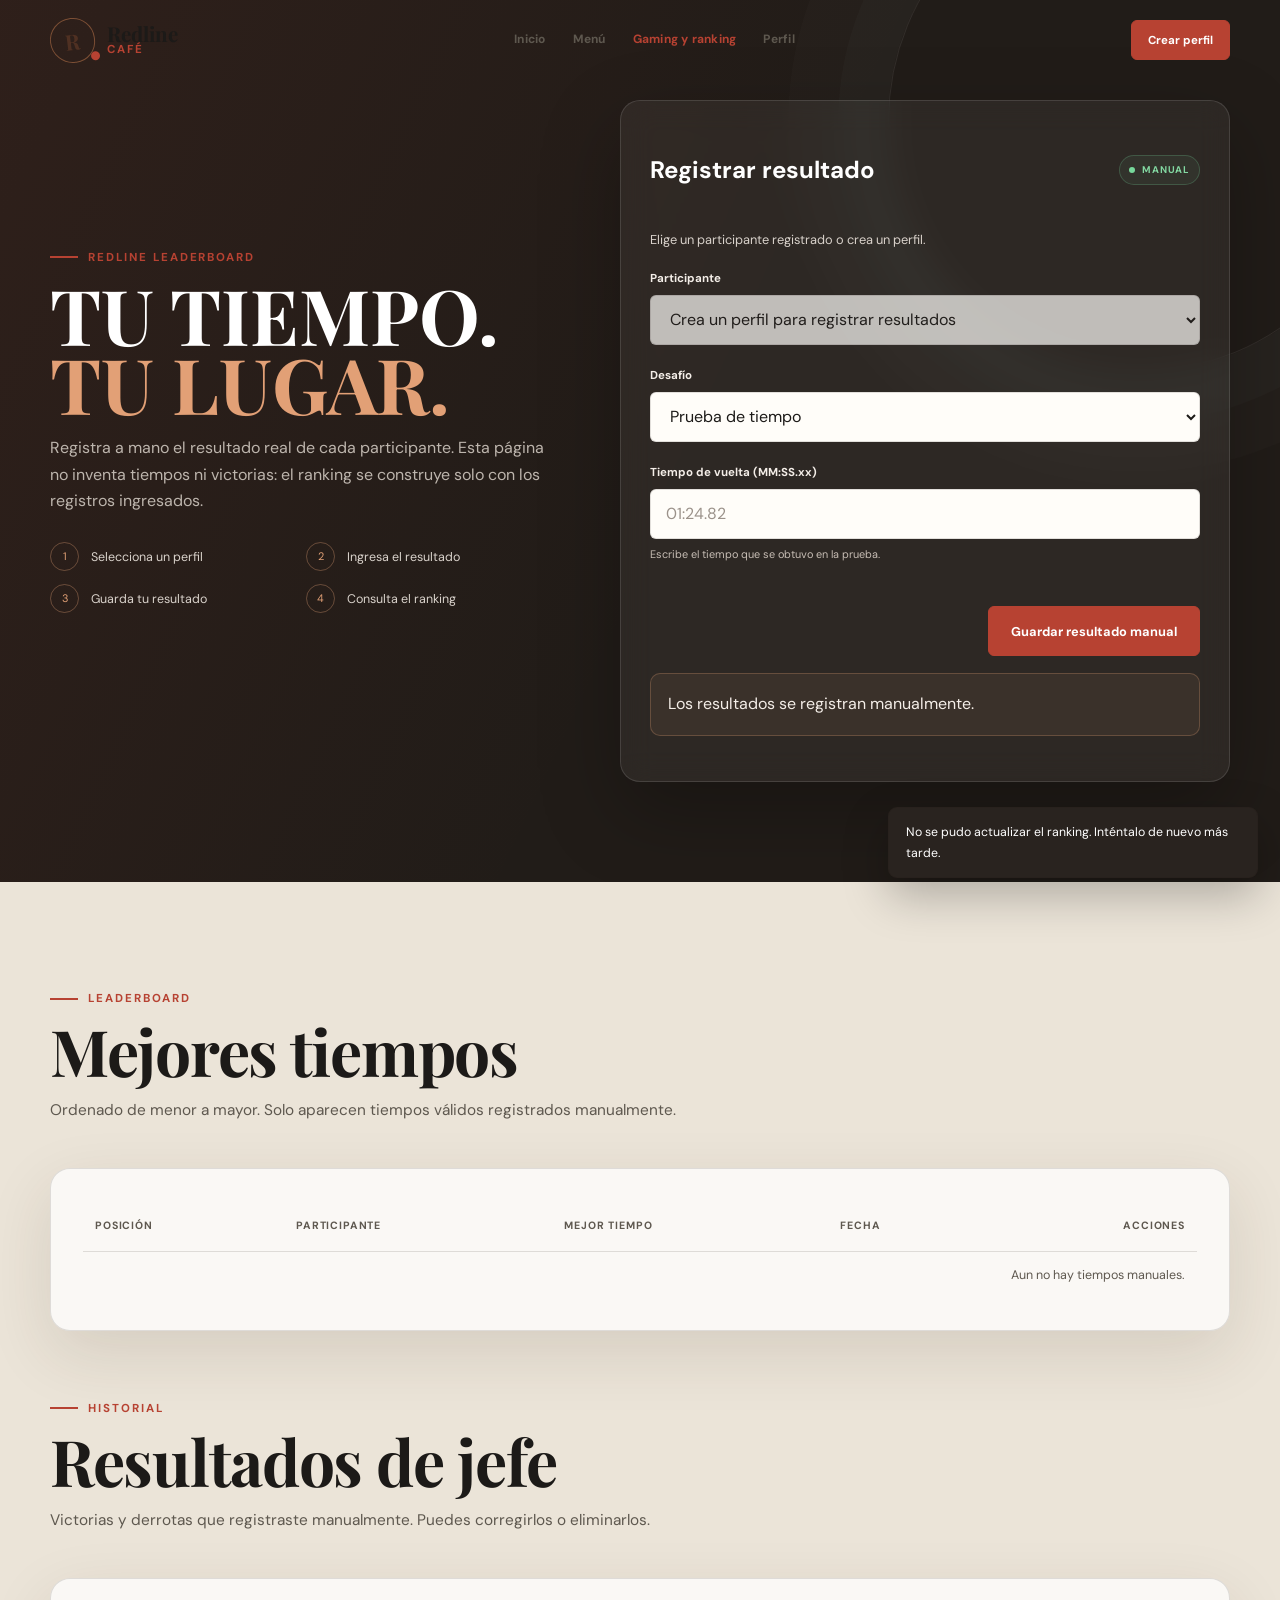
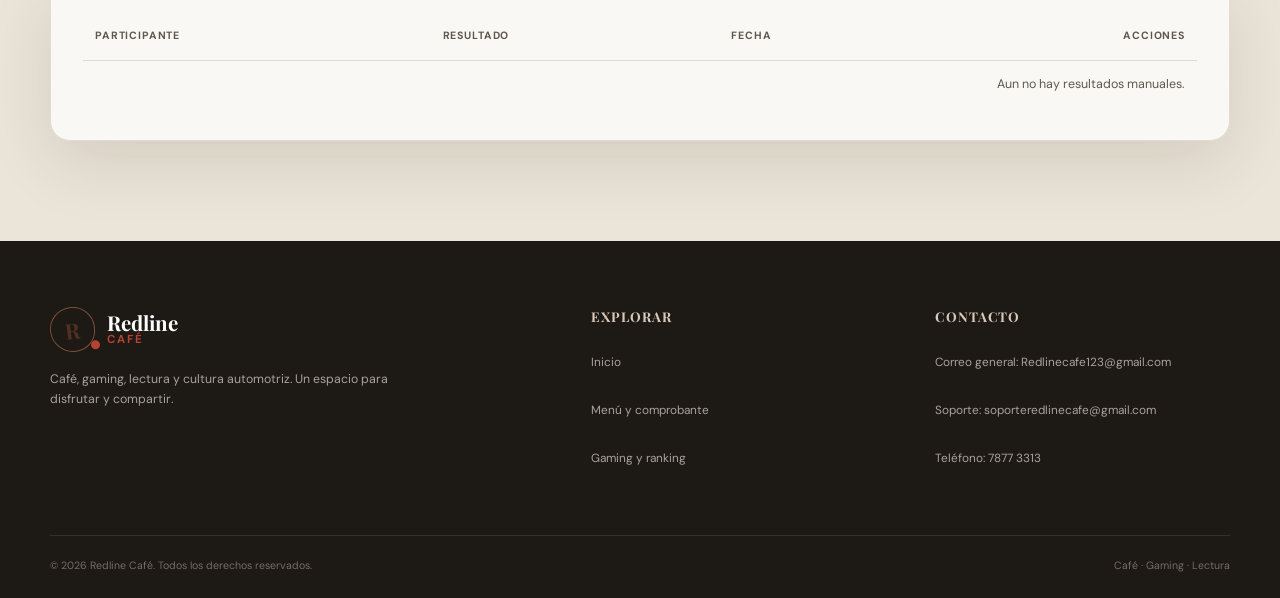
<file: gaming.html>
<!DOCTYPE html>
<html lang="es-EC">
<head>
  <meta charset="UTF-8">
  <meta name="viewport" content="width=device-width, initial-scale=1.0, viewport-fit=cover">
  <meta name="theme-color" content="#211c18">
  <meta name="description" content="Registra manualmente resultados de carreras y consulta el ranking de mejores tiempos de Redline Café.">
  <meta name="color-scheme" content="light">
  <title>Gaming y ranking | Redline Café</title>
  <link rel="preconnect" href="https://fonts.googleapis.com">
  <link rel="preconnect" href="https://fonts.gstatic.com" crossorigin>
  <link href="https://fonts.googleapis.com/css2?family=DM+Sans:wght@400;500;600;700&family=Playfair+Display:wght@500;600;700&display=swap" rel="stylesheet">
  <link rel="stylesheet" href="styles.css">
</head>
<body>
  <a class="skip-link" href="#mainContent">Saltar al contenido principal</a>
  <header class="topbar" id="topbar">
    <nav class="nav container" aria-label="Navegación principal">
      <a class="brand" href="index.html" aria-label="Redline Café, inicio"><span class="brand-mark">R</span><span class="brand-name">Redline<span>Café</span></span></a>
      <div class="nav-links" id="navLinks"><a href="index.html">Inicio</a><a href="menu.html">Menú</a><a href="gaming.html" aria-current="page">Gaming y ranking</a><a href="index.html#registro">Perfil</a></div>
      <div class="nav-actions"><button class="button button-small mobile-essential" type="button" id="openRegistrationButton">Crear perfil</button><button class="menu-toggle" id="menuToggle" type="button" aria-label="Abrir menú" aria-expanded="false">☰</button></div>
    </nav>
  </header>
  <main id="mainContent" tabindex="-1">
    <section class="section gaming-section" id="juego">
      <div class="container gaming-layout">
        <div class="gaming-copy">
          <span class="eyebrow">Redline leaderboard</span>
          <h1 class="gaming-page-title">Tu tiempo.<br><span>Tu lugar.</span></h1>
          <p>Registra a mano el resultado real de cada participante. Esta página no inventa tiempos ni victorias: el ranking se construye solo con los registros ingresados.</p>
          <div class="game-features">
            <div class="game-feature"><span>1</span>Selecciona un perfil</div>
            <div class="game-feature"><span>2</span>Ingresa el resultado</div>
            <div class="game-feature"><span>3</span>Guarda tu resultado</div>
            <div class="game-feature"><span>4</span>Consulta el ranking</div>
          </div>
        </div>
        <div class="game-panel">
          <div class="game-panel-header"><h2>Registrar resultado</h2><span class="status-chip">Manual</span></div>
          <p id="gameProfile" class="game-action-description">Perfil activo: ninguno. Crea o selecciona un perfil.</p>
          <form id="resultForm">
            <input id="editingResultId" type="hidden">
            <div class="form-field"><label for="resultUser">Participante</label><select id="resultUser" required></select></div>
            <div class="form-field"><label for="resultChallenge">Desafío</label><select id="resultChallenge" required><option value="prueba-tiempo">Prueba de tiempo</option><option value="blacklist">Desafío contra el jefe</option></select></div>
            <div class="form-field" id="timeResultField"><label for="resultTime">Tiempo de vuelta (MM:SS.xx)</label><input id="resultTime" type="text" inputmode="decimal" placeholder="01:24.82" maxlength="9" pattern="[0-9]{1,2}:[0-5][0-9]\.[0-9]{2}" aria-describedby="timeHint"><small id="timeHint">Escribe el tiempo que se obtuvo en la prueba.</small></div>
            <div class="form-field" id="bossResultField" hidden><label for="resultBoss">Resultado del desafío</label><select id="resultBoss"><option value="Victoria">Victoria</option><option value="Derrota">Derrota</option></select></div>
            <div class="modal-actions"><button class="button button-outline" id="cancelEditButton" type="button" hidden>Cancelar edición</button><button class="button" id="saveResultButton" type="submit">Guardar resultado manual</button></div>
          </form>
          <p class="game-result show" id="resultFeedback" role="status" aria-live="polite">Los resultados se registran manualmente.</p>
        </div>
      </div>
    </section>
    <section class="section invoice-section" id="ranking">
      <div class="container">
        <div class="section-heading"><span class="eyebrow">Leaderboard</span><h2>Mejores tiempos</h2><p>Ordenado de menor a mayor. Solo aparecen tiempos válidos registrados manualmente.</p></div>
        <div class="invoice-card">
          <div class="invoice-table-wrap" role="region" aria-label="Ranking de tiempos">
            <table class="invoice-table ranking-table"><thead><tr><th>Posición</th><th>Participante</th><th>Mejor tiempo</th><th>Fecha</th><th>Acciones</th></tr></thead><tbody id="leaderboardBody"><tr><td class="invoice-empty" colspan="5">Aún no hay tiempos manuales.</td></tr></tbody></table>
          </div>
        </div>
        <div class="section-heading game-history-heading"><span class="eyebrow">Historial</span><h2>Resultados de jefe</h2><p>Victorias y derrotas que registraste manualmente. Puedes corregirlos o eliminarlos.</p></div>
        <div class="invoice-card">
          <div class="invoice-table-wrap" role="region" aria-label="Resultados del desafío contra el jefe">
            <table class="invoice-table ranking-table"><thead><tr><th>Participante</th><th>Resultado</th><th>Fecha</th><th>Acciones</th></tr></thead><tbody id="bossResultsBody"><tr><td class="invoice-empty" colspan="4">Aún no hay resultados manuales.</td></tr></tbody></table>
          </div>
        </div>
      </div>
    </section>
  </main>
  <footer class="footer"><div class="container"><div class="footer-grid">
    <div class="footer-brand"><a class="brand" href="index.html"><span class="brand-mark">R</span><span class="brand-name">Redline<span>Café</span></span></a><p>Café, gaming, lectura y cultura automotriz. Un espacio para disfrutar y compartir.</p></div>
    <div class="footer-column"><h4>Explorar</h4><a href="index.html">Inicio</a><a href="menu.html">Menú y comprobante</a><a href="gaming.html">Gaming y ranking</a></div>
    <div class="footer-column"><h4>Contacto</h4><a href="mailto:Redlinecafe123@gmail.com">Correo general: Redlinecafe123@gmail.com</a><a href="mailto:soporteredlinecafe@gmail.com">Soporte: soporteredlinecafe@gmail.com</a><a href="tel:78773313">Teléfono: 7877 3313</a></div>
  </div><div class="footer-bottom"><span>© <span id="year"></span> Redline Café. Todos los derechos reservados.</span><span>Café · Gaming · Lectura</span></div></div></footer>
  <div class="modal" id="registrationModal" role="dialog" aria-modal="true" aria-labelledby="registrationModalTitle" aria-describedby="registrationModalDescription"><div class="modal-panel"><button class="modal-close" type="button" data-close-modal aria-label="Cerrar">×</button><h2 class="modal-title" id="registrationModalTitle">Perfil Redline</h2><p class="modal-subtitle" id="registrationModalDescription">Crea un perfil para asociarlo con tus resultados.</p><form id="registrationFormModal"><div class="form-field"><label for="modalUserName">Nombre del participante</label><input id="modalUserName" name="userName" type="text" minlength="2" maxlength="80" autocomplete="name" required></div><div class="modal-actions"><button class="button" type="submit">Guardar perfil</button></div></form></div></div>
  <div class="toast" id="toast" role="status" aria-live="polite"></div>
  <script src="app.js" defer></script>
</body>
</html>
</file>
<file: styles.css>
﻿
    :root {
      --paper: #f5f1e9;
      --paper-deep: #ebe4d8;
      --white: #fffdf9;
      --ink: #1c1a18;
      --ink-soft: #5e584f;
      --brown: #7c4f35;
      --brown-dark: #4f3022;
      --red: #b74232;
      --red-dark: #8d2f25;
      --gold: #c89b5d;
      --line: rgba(33, 27, 22, 0.13);
      --shadow: 0 22px 65px rgba(55, 38, 25, 0.12);
      --radius: 20px;
      --radius-sm: 10px;
      --font-display: "Playfair Display", Georgia, serif;
      --font-body: "DM Sans", Arial, sans-serif;
      --max-width: 1180px;
    }

    * {
      box-sizing: border-box;
    }

    html {
      scroll-behavior: smooth;
      scroll-padding-top: 90px;
    }

    :focus-visible {
      outline: 3px solid var(--gold);
      outline-offset: 3px;
    }

    body {
      margin: 0;
      overflow-x: hidden;
      background:
        radial-gradient(
          circle at 8% 10%,
          rgba(200, 155, 93, 0.13),
          transparent 25%
        ),
        var(--paper);
      color: var(--ink);
      font-family: var(--font-body);
      line-height: 1.65;
    }

    body.modal-open {
      overflow: hidden;
    }

    a {
      color: inherit;
      text-decoration: none;
    }

    button,
    input,
    select {
      font: inherit;
    }

    button {
      cursor: pointer;
    }

    img,
    svg {
      display: block;
      max-width: 100%;
    }

    ::selection {
      background: var(--red);
      color: white;
    }

    .container {
      width: min(var(--max-width), calc(100% - 40px));
      margin: 0 auto;
    }

    .skip-link {
      position: fixed;
      z-index: 1000;
      top: 8px;
      left: 8px;
      padding: 10px 14px;
      border-radius: 6px;
      background: var(--ink);
      color: white;
      transform: translateY(-160%);
    }

    .skip-link:focus {
      transform: translateY(0);
    }

    .section {
      padding: 100px 0;
    }

    .section-sm {
      padding: 72px 0;
    }

    .eyebrow {
      display: inline-flex;
      align-items: center;
      gap: 10px;
      color: var(--red);
      font-size: .72rem;
      font-weight: 700;
      letter-spacing: .17em;
      text-transform: uppercase;
    }

    .eyebrow::before {
      width: 28px;
      height: 2px;
      background: var(--red);
      content: "";
    }

    .section-heading {
      max-width: 690px;
      margin-bottom: 45px;
    }

    .section-heading.center {
      margin-right: auto;
      margin-left: auto;
      text-align: center;
    }

    .section-heading.center .eyebrow {
      justify-content: center;
    }

    .section-heading h2 {
      margin: 12px 0 15px;
      font: 700 clamp(2.6rem, 5vw, 4.8rem)/.98 var(--font-display);
      letter-spacing: -.02em;
    }

    .section-heading p {
      margin: 0;
      color: var(--ink-soft);
      font-size: .96rem;
    }

    .button {
      display: inline-flex;
      min-height: 50px;
      align-items: center;
      justify-content: center;
      gap: 10px;
      padding: 0 22px;
      border: 1px solid var(--red);
      border-radius: 6px;
      background: var(--red);
      color: white;
      font-size: .8rem;
      font-weight: 700;
      transition:
        transform .22s ease,
        background .22s ease,
        box-shadow .22s ease;
    }

    .button:hover {
      background: var(--red-dark);
      box-shadow: 0 12px 30px rgba(183, 66, 50, .2);
      transform: translateY(-2px);
    }

    .button-outline {
      border-color: rgba(28, 26, 24, .22);
      background: transparent;
      color: var(--ink);
    }

    .button-outline:hover {
      border-color: var(--red);
      background: rgba(183, 66, 50, .07);
      box-shadow: none;
      color: var(--red-dark);
    }

    .button-light {
      border-color: var(--white);
      background: var(--white);
      color: var(--ink);
    }

    .button-small {
      min-height: 40px;
      padding: 0 16px;
      font-size: .72rem;
    }

    .button svg {
      width: 18px;
      height: 18px;
    }

    .icon-button {
      display: grid;
      width: 42px;
      height: 42px;
      place-items: center;
      border: 1px solid var(--line);
      border-radius: 50%;
      background: rgba(255, 255, 255, .45);
      color: var(--ink);
    }

    .icon-button svg {
      width: 19px;
      height: 19px;
    }

    /* NAVEGACIÃ“N */

    .topbar {
      position: fixed;
      z-index: 100;
      top: 0;
      right: 0;
      left: 0;
      border-bottom: 1px solid transparent;
      transition:
        background .25s ease,
        border-color .25s ease,
        box-shadow .25s ease;
    }

    .topbar.scrolled {
      border-color: var(--line);
      background: rgba(245, 241, 233, .93);
      box-shadow: 0 8px 30px rgba(45, 31, 22, .07);
      backdrop-filter: blur(16px);
    }

    .nav {
      display: flex;
      min-height: 80px;
      align-items: center;
      justify-content: space-between;
      gap: 25px;
    }

    .brand {
      display: inline-flex;
      align-items: center;
      gap: 12px;
    }

    .brand-mark {
      position: relative;
      display: grid;
      width: 45px;
      height: 45px;
      place-items: center;
      border: 1px solid var(--brown);
      border-radius: 50% 50% 48% 52%;
      color: var(--brown-dark);
      font: 700 1.35rem var(--font-display);
      transform: rotate(-7deg);
    }

    .brand-mark::after {
      position: absolute;
      right: -4px;
      bottom: -1px;
      width: 9px;
      height: 9px;
      border-radius: 50%;
      background: var(--red);
      content: "";
    }

    .brand-name {
      display: grid;
      color: var(--ink);
      font: 700 1.28rem var(--font-display);
      line-height: 1;
    }

    .brand-name span {
      color: var(--red);
      font-size: .72rem;
      font-family: var(--font-body);
      letter-spacing: .18em;
      text-transform: uppercase;
    }

    .nav-links {
      display: flex;
      align-items: center;
      gap: 27px;
    }

    .nav-links a {
      position: relative;
      color: var(--ink-soft);
      font-size: .75rem;
      font-weight: 700;
      letter-spacing: .02em;
    }

    .nav-links a::after {
      position: absolute;
      right: 0;
      bottom: -8px;
      left: 0;
      height: 2px;
      background: var(--red);
      content: "";
      transform: scaleX(0);
      transition: transform .2s ease;
    }

    .nav-links a:hover::after {
      transform: scaleX(1);
    }

    .nav-links a:focus-visible::after {
      transform: scaleX(1);
    }

    .nav-actions {
      display: flex;
      align-items: center;
      gap: 9px;
    }

    .cart-button {
      position: relative;
      display: grid;
      width: 43px;
      height: 43px;
      place-items: center;
      border: 1px solid var(--line);
      border-radius: 50%;
      background: rgba(255,255,255,.5);
      color: var(--ink);
    }

    .cart-button svg {
      width: 19px;
      height: 19px;
    }

    .cart-count {
      position: absolute;
      top: -5px;
      right: -5px;
      display: grid;
      min-width: 19px;
      height: 19px;
      place-items: center;
      padding: 0 4px;
      border: 2px solid var(--paper);
      border-radius: 10px;
      background: var(--red);
      color: white;
      font-size: .62rem;
      font-weight: 800;
    }

    .menu-toggle {
      display: none;
      width: 42px;
      height: 42px;
      border: 1px solid var(--line);
      border-radius: 50%;
      background: transparent;
      color: var(--ink);
      font-size: 1.45rem;
    }

    /* HERO */

    .hero {
      position: relative;
      min-height: 760px;
      padding-top: 80px;
      overflow: hidden;
    }

    .hero::before {
      position: absolute;
      z-index: -1;
      top: 0;
      right: 0;
      width: 54%;
      height: 100%;
      background:
        linear-gradient(145deg, rgba(124, 79, 53, .11), transparent),
        repeating-linear-gradient(
          90deg,
          transparent 0,
          transparent 56px,
          rgba(124, 79, 53, .035) 57px
        );
      content: "";
    }

    .hero-grid {
      display: grid;
      grid-template-columns: 1.08fr .92fr;
      gap: 55px;
      align-items: center;
    }

    .hero-copy {
      padding: 75px 0;
    }

    .hero-kicker {
      display: inline-flex;
      align-items: center;
      gap: 10px;
      color: var(--red);
      font-size: .7rem;
      font-weight: 700;
      letter-spacing: .16em;
      text-transform: uppercase;
    }

    .hero-kicker::before {
      width: 8px;
      height: 8px;
      border-radius: 50%;
      background: var(--red);
      box-shadow: 0 0 0 5px rgba(183, 66, 50, .12);
      content: "";
    }

    .hero h1 {
      max-width: 730px;
      margin: 20px 0 22px;
      font: 700 clamp(4rem, 8vw, 7.4rem)/.82 var(--font-display);
      letter-spacing: -.045em;
    }

    .hero h1 em {
      color: var(--red);
      font-style: italic;
    }

    .hero-description {
      max-width: 610px;
      margin: 0;
      color: var(--ink-soft);
      font-size: 1rem;
    }

    .hero-actions {
      display: flex;
      flex-wrap: wrap;
      gap: 12px;
      margin-top: 31px;
    }

    .hero-meta {
      display: flex;
      flex-wrap: wrap;
      gap: 30px;
      margin-top: 38px;
      padding-top: 21px;
      border-top: 1px solid var(--line);
    }

    .hero-meta-item {
      display: flex;
      align-items: center;
      gap: 12px;
    }

    .hero-meta-icon {
      display: grid;
      width: 40px;
      height: 40px;
      place-items: center;
      border: 1px solid rgba(124, 79, 53, .2);
      border-radius: 50%;
      color: var(--brown);
      font-size: .9rem;
    }

    .hero-meta-item strong {
      display: block;
      font-size: .78rem;
    }

    .hero-meta-item span {
      color: var(--ink-soft);
      font-size: .68rem;
    }

    .hero-visual {
      position: relative;
      display: grid;
      min-height: 570px;
      place-items: center;
    }

    .hero-visual-card {
      position: relative;
      width: min(100%, 470px);
      overflow: hidden;
      border: 1px solid rgba(255,255,255,.25);
      border-radius: 34px 34px 123px 34px;
      background:
        linear-gradient(145deg, rgba(255,255,255,.5), rgba(255,255,255,.08)),
        var(--brown-dark);
      box-shadow: 0 35px 90px rgba(59, 39, 27, .25);
    }

    .hero-visual-card::after {
      position: absolute;
      top: 22px;
      right: 22px;
      width: 65px;
      height: 65px;
      border: 1px solid rgba(255,255,255,.17);
      border-radius: 50%;
      content: "";
    }

    .hero-visual-image {
      width: 100%;
      aspect-ratio: 4 / 5;
      object-fit: cover;
      filter: saturate(.8) contrast(1.05);
    }

    .hero-image-overlay {
      position: absolute;
      inset: 0;
      background:
        linear-gradient(180deg, transparent 50%, rgba(29, 19, 14, .88) 100%),
        linear-gradient(120deg, rgba(183, 66, 50, .17), transparent 38%);
    }

    .hero-visual-caption {
      position: absolute;
      z-index: 2;
      right: 28px;
      bottom: 28px;
      left: 28px;
      color: white;
    }

    .hero-visual-caption span {
      color: #e5bd88;
      font-size: .67rem;
      font-weight: 700;
      letter-spacing: .14em;
      text-transform: uppercase;
    }

    .hero-visual-caption h3 {
      margin: 4px 0 0;
      font: 600 2.2rem var(--font-display);
      line-height: 1.05;
    }

    .hero-visual-caption p {
      margin: 8px 0 0;
      color: rgba(255,255,255,.72);
      font-size: .75rem;
    }

    .floating-note {
      position: absolute;
      z-index: 3;
      top: 75px;
      left: -9px;
      padding: 13px 16px;
      border: 1px solid var(--line);
      border-radius: 9px;
      background: rgba(255,253,249,.9);
      box-shadow: var(--shadow);
      backdrop-filter: blur(12px);
    }

    .floating-note strong {
      display: block;
      color: var(--red);
      font: 700 1.25rem var(--font-display);
    }

    .floating-note span {
      color: var(--ink-soft);
      font-size: .64rem;
      letter-spacing: .06em;
      text-transform: uppercase;
    }

    .hero-stamp {
      position: absolute;
      z-index: 3;
      right: -8px;
      bottom: 35px;
      display: grid;
      width: 105px;
      height: 105px;
      place-items: center;
      border: 1px solid rgba(255,255,255,.3);
      border-radius: 50%;
      background: var(--red);
      color: white;
      font: 700 .86rem var(--font-display);
      letter-spacing: .08em;
      line-height: 1.1;
      text-align: center;
      text-transform: uppercase;
      transform: rotate(8deg);
    }

    /* TICKER */

    .ticker {
      overflow: hidden;
      border-top: 1px solid var(--line);
      border-bottom: 1px solid var(--line);
      background: var(--white);
    }

    .ticker-track {
      display: flex;
      width: max-content;
      animation: ticker 28s linear infinite;
    }

    .ticker-content {
      display: flex;
      align-items: center;
      gap: 45px;
      padding: 14px 22px;
      color: var(--ink);
      font: 700 .77rem var(--font-display);
      letter-spacing: .12em;
      text-transform: uppercase;
      white-space: nowrap;
    }

    .ticker-content span::before {
      margin-right: 45px;
      color: var(--red);
      content: "âœ¦";
    }

    @keyframes ticker {
      to {
        transform: translateX(-50%);
      }
    }

    /* EXPERIENCIA */

    .experience {
      position: relative;
      background: rgba(255,255,255,.25);
    }

    .experience-grid {
      display: grid;
      grid-template-columns: repeat(3, 1fr);
      gap: 18px;
    }

    .experience-card {
      position: relative;
      min-height: 315px;
      padding: 30px;
      overflow: hidden;
      border: 1px solid var(--line);
      border-radius: var(--radius);
      background: rgba(255,255,255,.5);
      transition:
        transform .25s ease,
        box-shadow .25s ease;
    }

    .experience-card:hover {
      box-shadow: var(--shadow);
      transform: translateY(-5px);
    }

    .experience-card::after {
      position: absolute;
      right: -45px;
      bottom: -60px;
      width: 180px;
      height: 180px;
      border: 1px solid rgba(183, 66, 50, .15);
      border-radius: 50%;
      box-shadow:
        0 0 0 22px rgba(183, 66, 50, .025),
        0 0 0 50px rgba(183, 66, 50, .025);
      content: "";
    }

    .experience-icon {
      display: grid;
      width: 50px;
      height: 50px;
      place-items: center;
      border: 1px solid rgba(183, 66, 50, .25);
      border-radius: 12px;
      background: rgba(183, 66, 50, .07);
      color: var(--red);
    }

    .experience-icon svg {
      width: 24px;
      height: 24px;
    }

    .experience-card h3 {
      margin: 55px 0 9px;
      font: 700 1.55rem var(--font-display);
      text-transform: uppercase;
    }

    .experience-card p {
      margin: 0;
      color: var(--ink-soft);
      font-size: .82rem;
    }

    .experience-link {
      position: absolute;
      bottom: 26px;
      left: 30px;
      color: var(--red);
      font-size: .72rem;
      font-weight: 700;
    }

    /* MENÃš */

    .menu-section {
      position: relative;
      background: var(--white);
    }

    .menu-header {
      display: flex;
      align-items: flex-end;
      justify-content: space-between;
      gap: 30px;
    }

    .menu-filters {
      display: flex;
      flex-wrap: wrap;
      gap: 8px;
      margin-bottom: 36px;
    }

    .filter-button {
      min-height: 44px;
      padding: 9px 16px;
      border: 1px solid var(--line);
      border-radius: 100px;
      background: transparent;
      color: var(--ink-soft);
      font-size: .72rem;
      font-weight: 700;
    }

    .filter-button.active,
    .filter-button:hover {
      border-color: var(--red);
      background: rgba(183, 66, 50, .08);
      color: var(--red);
    }

    .filter-button[aria-pressed="true"] {
      border-color: var(--red);
      background: var(--red);
      color: white;
    }

    .menu-grid {
      display: grid;
      grid-template-columns: repeat(3, 1fr);
      gap: 20px;
    }

    .menu-card {
      overflow: hidden;
      border: 1px solid var(--line);
      border-radius: var(--radius);
      background: var(--paper);
      transition:
        transform .24s ease,
        box-shadow .24s ease;
    }

    .menu-card:hover {
      box-shadow: var(--shadow);
      transform: translateY(-5px);
    }

    .menu-card.hidden {
      display: none;
    }

    .menu-image {
      position: relative;
      min-height: 210px;
      overflow: hidden;
      background: #d7c8b8;
    }

    .menu-image.image-fallback,
    .hero-visual-card.image-fallback {
      background:
        radial-gradient(circle at 25% 35%, rgba(200,155,93,.34), transparent 34%),
        linear-gradient(135deg, #594334, #211c18);
    }

    .menu-image img {
      width: 100%;
      height: 210px;
      object-fit: cover;
      transition: transform .4s ease;
    }

    .menu-card:hover .menu-image img {
      transform: scale(1.05);
    }

    .menu-image-label {
      position: absolute;
      z-index: 2;
      top: 15px;
      left: 15px;
      padding: 5px 9px;
      border-radius: 5px;
      background: rgba(28, 26, 24, .75);
      color: white;
      font-size: .61rem;
      font-weight: 700;
      letter-spacing: .1em;
      text-transform: uppercase;
    }

    .menu-info {
      padding: 22px;
    }

    .menu-title-row {
      display: flex;
      align-items: flex-start;
      justify-content: space-between;
      gap: 15px;
    }

    .menu-title-row h3 {
      margin: 0;
      font: 700 1.35rem var(--font-display);
      line-height: 1.1;
    }

    .menu-price {
      color: var(--red);
      font: 700 1.2rem var(--font-display);
      white-space: nowrap;
    }

    .menu-info p {
      min-height: 45px;
      margin: 9px 0 17px;
      color: var(--ink-soft);
      font-size: .76rem;
    }

    .menu-footer {
      display: flex;
      align-items: center;
      justify-content: space-between;
      gap: 10px;
    }

    .menu-category {
      color: var(--brown);
      font-size: .64rem;
      font-weight: 700;
      letter-spacing: .1em;
      text-transform: uppercase;
    }

    .add-button {
      display: inline-flex;
      min-height: 44px;
      align-items: center;
      gap: 7px;
      padding: 0 13px;
      border: 1px solid var(--red);
      border-radius: 5px;
      background: transparent;
      color: var(--red);
      font-size: .7rem;
      font-weight: 700;
    }

    .cart-quantity-controls {
      display: flex;
      align-items: center;
      gap: 8px;
    }

    .cart-quantity-controls strong {
      min-width: 1.5em;
      text-align: center;
    }

    .cart-quantity-controls button {
      min-width: 44px;
      min-height: 44px;
      border-radius: 50%;
      justify-content: center;
      padding: 0;
      font-size: 1rem;
    }

    button:disabled {
      cursor: wait;
      opacity: .58;
    }

    .add-button:hover {
      background: var(--red);
      color: white;
    }

    /* GAMING */

    .gaming-section {
      position: relative;
      overflow: hidden;
      background:
        linear-gradient(115deg, rgba(183,66,50,.09), transparent 55%),
        #211c18;
      color: white;
    }

    .gaming-section::after {
      position: absolute;
      top: -130px;
      right: -110px;
      width: 500px;
      height: 500px;
      border: 1px solid rgba(255,255,255,.08);
      border-radius: 50%;
      box-shadow:
        0 0 0 50px rgba(255,255,255,.015),
        0 0 0 100px rgba(255,255,255,.01);
      content: "";
    }

    .gaming-layout {
      position: relative;
      z-index: 2;
      display: grid;
      grid-template-columns: .9fr 1.1fr;
      gap: 70px;
      align-items: center;
    }

    .gaming-copy h2 {
      margin: 13px 0 17px;
      font: 700 clamp(3rem, 6vw, 5.7rem)/.9 var(--font-display);
      text-transform: uppercase;
    }

    .gaming-copy h2 span {
      color: #e2a076;
    }

    .gaming-copy > p {
      max-width: 500px;
      color: #bdb5ad;
    }

    .game-features {
      display: grid;
      grid-template-columns: 1fr 1fr;
      gap: 13px;
      margin: 28px 0;
    }

    .game-feature {
      display: flex;
      align-items: center;
      gap: 12px;
      color: #d9d2cb;
      font-size: .78rem;
    }

    .game-feature span {
      display: grid;
      flex: 0 0 29px;
      width: 29px;
      height: 29px;
      place-items: center;
      border: 1px solid rgba(226,160,118,.35);
      border-radius: 50%;
      color: #e2a076;
      font-size: .68rem;
    }

    .game-panel {
      padding: 29px;
      border: 1px solid rgba(255,255,255,.12);
      border-radius: var(--radius);
      background: rgba(255,255,255,.055);
      box-shadow: 0 30px 80px rgba(0,0,0,.25);
      backdrop-filter: blur(15px);
    }

    .game-panel-header {
      display: flex;
      align-items: center;
      justify-content: space-between;
      gap: 20px;
      margin-bottom: 20px;
    }

    .game-panel-header h3 {
      margin: 0;
      font: 700 1.45rem var(--font-display);
      text-transform: uppercase;
    }

    .status-chip {
      display: inline-flex;
      align-items: center;
      gap: 7px;
      padding: 6px 9px;
      border: 1px solid rgba(111,198,147,.26);
      border-radius: 100px;
      background: rgba(111,198,147,.07);
      color: #83d8a2;
      font-size: .61rem;
      font-weight: 700;
      letter-spacing: .08em;
      text-transform: uppercase;
    }

    .status-chip::before {
      width: 6px;
      height: 6px;
      border-radius: 50%;
      background: #77d99b;
      content: "";
    }

    .challenge-list {
      display: grid;
      grid-template-columns: 1fr 1fr;
      gap: 13px;
    }

    .challenge-option {
      position: relative;
      min-height: 190px;
      padding: 20px;
      border: 1px solid rgba(255,255,255,.11);
      border-radius: 12px;
      background: rgba(255,255,255,.025);
      transition:
        border-color .2s,
        background .2s,
        transform .2s;
    }

    .challenge-option:hover {
      border-color: rgba(226,160,118,.6);
      transform: translateY(-2px);
    }

    .challenge-option.selected {
      border-color: #e2a076;
      background: rgba(226,160,118,.1);
    }

    .challenge-option:focus-within {
      outline: 3px solid #e2a076;
      outline-offset: 3px;
    }

    .challenge-option input {
      position: absolute;
      opacity: 0;
      pointer-events: none;
    }

    .challenge-icon {
      display: grid;
      width: 44px;
      height: 44px;
      place-items: center;
      border-radius: 10px;
      background: rgba(226,160,118,.12);
      color: #e2a076;
      font-size: 1.15rem;
    }

    .challenge-option h4 {
      margin: 18px 0 6px;
      font: 700 1.2rem var(--font-display);
      text-transform: uppercase;
    }

    .challenge-option p {
      margin: 0;
      color: #aaa19a;
      font-size: .72rem;
    }

    .challenge-tag {
      display: inline-block;
      margin-top: 15px;
      color: #e2a076;
      font-size: .6rem;
      font-weight: 700;
      letter-spacing: .1em;
      text-transform: uppercase;
    }

    .game-action {
      display: flex;
      align-items: center;
      justify-content: space-between;
      gap: 20px;
      margin-top: 20px;
    }

    .game-action p {
      margin: 0;
      color: #aaa19a;
      font-size: .73rem;
    }

    .game-result {
      display: none;
      margin-top: 17px;
      padding: 17px;
      border: 1px solid rgba(226,160,118,.26);
      border-radius: 10px;
      background: rgba(226,160,118,.08);
    }

    .game-result.show {
      display: block;
    }

    .game-result h4 {
      margin: 0 0 5px;
      font: 700 1rem var(--font-display);
      text-transform: uppercase;
    }

    .game-history {
      margin-top: 18px;
      padding-top: 17px;
      border-top: 1px solid rgba(255,255,255,.12);
    }

    .game-history h4 {
      margin: 0 0 10px;
      color: #e2a076;
      font-size: .68rem;
      letter-spacing: .1em;
      text-transform: uppercase;
    }

    .game-history-list {
      display: grid;
      gap: 8px;
      margin: 0;
      padding: 0;
      list-style: none;
    }

    .game-history-item {
      display: grid;
      grid-template-columns: 1fr auto;
      gap: 3px 14px;
      padding: 10px 12px;
      border-radius: 8px;
      background: rgba(255,255,255,.045);
      color: #d9d2cb;
      font-size: .7rem;
    }

    .game-history-item strong {
      color: white;
      font-size: .72rem;
    }

    .game-history-item span:last-child {
      grid-column: 1 / -1;
      color: #aaa19a;
      font-size: .64rem;
    }

    .game-history-empty {
      margin: 0;
      color: #aaa19a;
      font-size: .7rem;
    }

    .demo-dashboard {
      display: grid;
      gap: 22px;
      margin: 22px 0;
    }

    .demo-stats {
      display: grid;
      grid-template-columns: repeat(3, minmax(0, 1fr));
      gap: 10px;
    }

    .demo-stat {
      display: grid;
      gap: 3px;
      padding: 13px;
      border: 1px solid var(--line);
      border-radius: 10px;
      background: var(--paper);
    }

    .demo-stat span {
      color: var(--ink-soft);
      font-size: .64rem;
    }

    .demo-stat strong {
      color: var(--red);
      font: 700 1.5rem var(--font-display);
    }

    .demo-history {
      padding-top: 15px;
      border-top: 1px solid var(--line);
    }

    .demo-history h3 {
      margin: 0 0 10px;
      font: 700 1.05rem var(--font-display);
    }

    .demo-history .game-history-item {
      background: var(--paper);
      color: var(--ink-soft);
    }

    .demo-history .game-history-item strong {
      color: var(--ink);
    }

    .demo-history .game-history-item span:last-child,
    .demo-history .game-history-empty {
      color: var(--ink-soft);
    }

    .game-result p {
      margin: 0;
      color: #bdb5ad;
      font-size: .75rem;
    }

    /* REGISTRO */

    .registration-section {
      background:
        linear-gradient(135deg, rgba(255,255,255,.65), transparent),
        var(--paper);
    }

    .registration-layout {
      display: grid;
      grid-template-columns: .88fr 1.12fr;
      gap: 70px;
      align-items: center;
    }

    .registration-copy h2 {
      margin: 12px 0 17px;
      font: 700 clamp(3rem, 6vw, 5.4rem)/.92 var(--font-display);
      text-transform: uppercase;
    }

    .registration-copy h2 span {
      color: var(--red);
    }

    .registration-copy > p {
      max-width: 510px;
      color: var(--ink-soft);
    }

    .registration-steps {
      display: grid;
      gap: 15px;
      margin-top: 30px;
    }

    .registration-step {
      display: flex;
      gap: 14px;
      align-items: flex-start;
    }

    .registration-step > span {
      display: grid;
      flex: 0 0 34px;
      width: 34px;
      height: 34px;
      place-items: center;
      border: 1px solid rgba(183,66,50,.3);
      border-radius: 50%;
      color: var(--red);
      font-size: .7rem;
      font-weight: 700;
    }

    .registration-step h4 {
      margin: 0 0 2px;
      font: 700 1rem var(--font-display);
      text-transform: uppercase;
    }

    .registration-step p {
      margin: 0;
      color: var(--ink-soft);
      font-size: .73rem;
    }

    .registration-card {
      padding: 35px;
      border: 1px solid var(--line);
      border-radius: var(--radius);
      background: rgba(255,255,255,.72);
      box-shadow: var(--shadow);
    }

    .registration-card h3 {
      margin: 0 0 6px;
      font: 700 1.85rem var(--font-display);
      text-transform: uppercase;
    }

    .registration-card > p {
      margin: 0 0 26px;
      color: var(--ink-soft);
      font-size: .8rem;
    }

    .form-field {
      display: grid;
      gap: 7px;
      margin-bottom: 17px;
    }

    .form-field label {
      color: var(--ink);
      font-size: .72rem;
      font-weight: 700;
    }

    .form-field input,
    .form-field select {
      width: 100%;
      height: 50px;
      padding: 0 15px;
      border: 1px solid var(--line);
      border-radius: 6px;
      outline: none;
      background: var(--white);
      color: var(--ink);
      transition:
        border-color .2s,
        box-shadow .2s;
    }

    .form-field input:focus,
    .form-field select:focus {
      border-color: var(--red);
      box-shadow: 0 0 0 3px rgba(183,66,50,.08);
    }

    .form-field input::placeholder {
      color: #9b928a;
    }

    .registration-card .button {
      width: 100%;
      margin-top: 5px;
    }

    .profile-card {
      display: none;
      margin-top: 18px;
      padding: 17px;
      border: 1px solid rgba(183,66,50,.25);
      border-radius: 10px;
      background: rgba(183,66,50,.07);
    }

    .profile-card.show {
      display: block;
    }

    .profile-card h4 {
      margin: 0 0 4px;
      font: 700 1rem var(--font-display);
      text-transform: uppercase;
    }

    .profile-card p {
      margin: 0;
      color: var(--ink-soft);
      font-size: .74rem;
    }

    /* LECTURA */

    .books-section {
      background: var(--white);
    }

    .books-layout {
      display: grid;
      grid-template-columns: .8fr 1.2fr;
      gap: 50px;
      align-items: center;
    }

    .books-copy h2 {
      margin: 12px 0 15px;
      font: 700 clamp(2.8rem, 5vw, 4.7rem)/.96 var(--font-display);
      text-transform: uppercase;
    }

    .books-copy p {
      color: var(--ink-soft);
    }

    .books-list {
      display: grid;
      gap: 12px;
      margin-top: 28px;
    }

    .book-item {
      display: flex;
      align-items: center;
      gap: 14px;
      padding: 15px;
      border: 1px solid var(--line);
      border-radius: 11px;
      background: var(--paper);
    }

    .book-icon {
      display: grid;
      flex: 0 0 48px;
      width: 48px;
      height: 48px;
      place-items: center;
      border-radius: 9px;
      background: rgba(124,79,53,.1);
      color: var(--brown);
      font-size: 1.2rem;
    }

    .book-item h4 {
      margin: 0;
      font: 700 .95rem var(--font-display);
      text-transform: uppercase;
    }

    .book-item p {
      margin: 2px 0 0;
      color: var(--ink-soft);
      font-size: .7rem;
    }

    .book-cards {
      display: grid;
      grid-template-columns: repeat(3, 1fr);
      gap: 16px;
    }

    .book-card {
      padding: 20px;
      border: 1px solid var(--line);
      border-radius: 14px;
      background: var(--paper);
      transition:
        transform .22s ease,
        box-shadow .22s ease;
    }

    .book-card:hover {
      box-shadow: var(--shadow);
      transform: translateY(-4px);
    }

    .book-cover {
      display: grid;
      min-height: 145px;
      place-items: center;
      margin-bottom: 16px;
      border-radius: 9px;
      background:
        linear-gradient(145deg, rgba(255,255,255,.22), transparent),
        var(--brown-dark);
      color: white;
      font: 700 1.3rem var(--font-display);
      text-align: center;
    }

    .book-card:nth-child(2) .book-cover {
      background:
        linear-gradient(145deg, rgba(255,255,255,.22), transparent),
        var(--red-dark);
    }

    .book-card:nth-child(3) .book-cover {
      background:
        linear-gradient(145deg, rgba(255,255,255,.22), transparent),
        #5d6650;
    }

    .book-card h4 {
      margin: 0 0 5px;
      font: 700 1.05rem var(--font-display);
      text-transform: uppercase;
    }

    .book-card p {
      margin: 0;
      color: var(--ink-soft);
      font-size: .7rem;
    }

    /* FACTURA */

    .invoice-section {
      background: var(--paper-deep);
    }

    .invoice-card {
      padding: 32px;
      border: 1px solid var(--line);
      border-radius: var(--radius);
      background: rgba(255,255,255,.75);
      box-shadow: var(--shadow);
    }

    .invoice-table-wrap {
      max-width: 100%;
      overflow-x: auto;
      overscroll-behavior-inline: contain;
    }

    .invoice-header {
      display: flex;
      align-items: center;
      justify-content: space-between;
      gap: 25px;
      padding-bottom: 22px;
      border-bottom: 1px solid var(--line);
    }

    .invoice-header h3 {
      margin: 0;
      font: 700 1.5rem var(--font-display);
      text-transform: uppercase;
    }

    .invoice-header p {
      margin: 3px 0 0;
      color: var(--ink-soft);
      font-size: .74rem;
    }

    .invoice-table {
      width: 100%;
      border-collapse: collapse;
    }

    .invoice-table th {
      padding: 16px 12px;
      color: var(--ink-soft);
      font-size: .66rem;
      letter-spacing: .08em;
      text-align: left;
      text-transform: uppercase;
    }

    .invoice-table td {
      padding: 13px 12px;
      border-top: 1px solid var(--line);
      font-size: .78rem;
    }

    .invoice-table td:last-child,
    .invoice-table th:last-child {
      text-align: right;
    }

    .invoice-empty {
      padding: 30px 12px;
      border-top: 1px solid var(--line);
      color: var(--ink-soft);
      font-size: .8rem;
      text-align: center;
    }

    .invoice-total {
      display: flex;
      justify-content: flex-end;
      gap: 45px;
      margin-top: 18px;
      padding-top: 18px;
      border-top: 1px solid var(--line);
    }

    .invoice-total span {
      color: var(--ink-soft);
      font-size: .74rem;
    }

    .invoice-total strong {
      color: var(--red);
      font: 700 1.55rem var(--font-display);
    }

    .invoice-actions {
      display: flex;
      flex-wrap: wrap;
      gap: 10px;
      margin-top: 25px;
    }

    /* FOOTER */

    .footer {
      padding: 65px 0 24px;
      border-top: 1px solid var(--line);
      background: #1d1915;
      color: white;
    }

    .footer-grid {
      display: grid;
      grid-template-columns: 1.25fr .75fr .75fr;
      gap: 50px;
    }

    .footer .brand-name {
      color: white;
    }

    .footer-brand p {
      max-width: 380px;
      margin: 17px 0 0;
      color: #aaa29a;
      font-size: .77rem;
    }

    .footer-column h4 {
      margin: 0 0 16px;
      color: #d8c9bb;
      font: 700 .84rem var(--font-display);
      letter-spacing: .08em;
      text-transform: uppercase;
    }

    .footer-column a,
    .footer-column button {
      display: block;
      width: fit-content;
      min-height: 44px;
      align-content: center;
      margin: 4px 0;
      padding: 0;
      border: 0;
      background: transparent;
      color: #aaa29a;
      font-size: .74rem;
    }

    .footer-column a:hover,
    .footer-column button:hover {
      color: #e2a076;
    }

    .footer-bottom {
      display: flex;
      align-items: center;
      justify-content: space-between;
      gap: 20px;
      margin-top: 50px;
      padding-top: 21px;
      border-top: 1px solid rgba(255,255,255,.1);
      color: #746d67;
      font-size: .66rem;
    }

    /* MODALES */

    .modal {
      position: fixed;
      z-index: 500;
      inset: 0;
      display: none;
      place-items: center;
      padding: 20px;
      background: rgba(25,18,14,.78);
      backdrop-filter: blur(9px);
    }

    .modal.open {
      display: grid;
    }

    .modal-panel {
      position: relative;
      width: min(520px, 100%);
      max-height: calc(100vh - 30px);
      max-height: calc(100dvh - 30px);
      padding: 32px;
      overflow-y: auto;
      border: 1px solid var(--line);
      border-radius: 16px;
      background: var(--white);
      box-shadow: 0 30px 90px rgba(0,0,0,.25);
      overscroll-behavior: contain;
    }

    .modal-panel.large {
      width: min(760px, 100%);
    }

    .modal-close {
      position: absolute;
      top: 17px;
      right: 17px;
      display: grid;
      width: 44px;
      height: 44px;
      place-items: center;
      border: 1px solid var(--line);
      border-radius: 50%;
      background: transparent;
      color: var(--ink);
      font-size: 1.18rem;
    }

    .modal-title {
      margin: 0 0 7px;
      padding-right: 46px;
      font: 700 clamp(1.6rem, 6vw, 2rem)/1.1 var(--font-display);
      text-transform: uppercase;
    }

    .modal-subtitle {
      margin: 0 0 22px;
      color: var(--ink-soft);
      font-size: .8rem;
    }

    .modal-actions {
      display: flex;
      justify-content: flex-end;
      gap: 10px;
      margin-top: 22px;
    }

    .modal-actions .button {
      min-width: 120px;
    }

    .toast {
      position: fixed;
      z-index: 700;
      right: 22px;
      bottom: 22px;
      max-width: min(370px, calc(100% - 44px));
      padding: 14px 17px;
      border: 1px solid var(--line);
      border-radius: 9px;
      background: #29231f;
      box-shadow: 0 18px 45px rgba(0,0,0,.25);
      color: white;
      font-size: .77rem;
      opacity: 0;
      pointer-events: none;
      transform: translateY(14px);
      transition:
        opacity .25s,
        transform .25s;
    }

    .toast.show {
      opacity: 1;
      transform: translateY(0);
    }

    .info-notice {
      max-width: 540px;
      margin: 24px 0 0;
      padding: 12px 15px;
      border: 1px solid rgba(124,79,53,.2);
      border-radius: 8px;
      background: rgba(255,253,249,.72);
      color: var(--ink-soft);
      font-size: .72rem;
    }

    .info-notice strong {
      color: var(--brown-dark);
    }

    /* RESPONSIVO */

    @media (max-width: 1000px) {
      .nav-links {
        gap: 16px;
      }

      .hero-grid {
        grid-template-columns: 1fr 1fr;
        gap: 35px;
      }

      .hero-visual-card {
        width: min(100%, 400px);
      }

      .menu-grid {
        grid-template-columns: repeat(2, 1fr);
      }

      .gaming-layout,
      .registration-layout {
        gap: 40px;
      }

      .experience-grid {
        grid-template-columns: repeat(2, 1fr);
      }

      .experience-card:last-child {
        grid-column: span 2;
      }

      .books-layout {
        grid-template-columns: 1fr;
      }
    }

    @media (max-width: 820px) {
      html {
        scroll-padding-top: 76px;
      }

      .section {
        padding: 82px 0;
      }

      .menu-toggle {
        display: grid;
        place-items: center;
      }

      .nav-links {
        position: absolute;
        top: calc(100% + 1px);
        right: 20px;
        left: 20px;
        display: none;
        padding: 18px;
        border: 1px solid var(--line);
        border-radius: 10px;
        background: rgba(255,253,249,.98);
        box-shadow: var(--shadow);
      }

      .nav-links.open {
        display: grid;
        gap: 17px;
      }

        .nav-links a {
          min-height: 44px;
          align-content: center;
        }

      .nav-actions .button {
        display: none;
      }

      .topbar {
        background: rgba(245, 241, 233, .96);
        box-shadow: 0 8px 30px rgba(45, 31, 22, .07);
        backdrop-filter: blur(16px);
      }

      .hero {
        min-height: auto;
      }

      .hero-grid {
        grid-template-columns: 1fr;
        padding-top: 70px;
      }

      .hero-copy {
        padding: 50px 0 0;
      }

      .hero-visual {
        min-height: 480px;
      }

      .hero-visual-card {
        width: min(90%, 430px);
      }

      .gaming-layout,
      .registration-layout {
        grid-template-columns: 1fr;
      }

      .footer-grid {
        grid-template-columns: 1fr 1fr;
      }

      .footer-brand {
        grid-column: span 2;
      }
    }

    @media (max-width: 620px) {
      .container {
        width: min(calc(100% - 28px), var(--max-width));
      }

      .nav {
        min-height: calc(70px + env(safe-area-inset-top));
        padding-top: env(safe-area-inset-top);
      }

      .brand-name {
        font-size: 1.1rem;
      }

      .hero-copy {
        padding-top: 35px;
      }

      .hero h1 {
        font-size: clamp(3rem, 15vw, 5.7rem);
      }

      .hero-visual {
        min-height: 390px;
      }

      .floating-note {
        top: 38px;
        left: 2px;
      }

      .hero-stamp {
        right: 0;
        bottom: 22px;
      }

      .experience-grid,
      .menu-grid,
      .book-cards {
        grid-template-columns: 1fr;
      }

      .experience-card:last-child {
        grid-column: auto;
      }

      .menu-header {
        align-items: flex-start;
        flex-direction: column;
      }

      .game-features,
      .challenge-list {
        grid-template-columns: 1fr;
      }

      .game-panel,
      .registration-card {
        padding: 22px;
      }

      .game-action {
        align-items: stretch;
        flex-direction: column;
      }

      .game-action .button {
        width: 100%;
      }

      .invoice-header {
        align-items: flex-start;
        flex-direction: column;
      }

      .invoice-card {
        padding: 22px 16px;
      }

      .invoice-table {
        min-width: 100%;
        table-layout: fixed;
      }

      .invoice-table th,
      .invoice-table td {
        padding: 9px 4px;
        overflow-wrap: anywhere;
        font-size: .68rem;
      }

      .invoice-table th {
        font-size: .57rem;
        letter-spacing: 0;
      }

      .invoice-actions {
        display: grid;
        grid-template-columns: 1fr;
      }

      .invoice-actions .button {
        width: 100%;
      }

      .footer-grid {
        grid-template-columns: 1fr;
      }

      .footer-brand {
        grid-column: auto;
      }

      .footer-bottom {
        align-items: flex-start;
        flex-direction: column;
      }

      .modal-panel {
        width: 100%;
        max-height: calc(100dvh - 24px);
        padding: 26px 18px 20px;
      }

      .modal-actions {
        flex-direction: column-reverse;
      }

      .modal-actions .button {
        width: 100%;
      }

      .toast {
        right: 14px;
        bottom: calc(14px + env(safe-area-inset-bottom));
        left: 14px;
        max-width: none;
      }
    }

    @media (max-width: 380px) {
      .container {
        width: min(calc(100% - 24px), var(--max-width));
      }

      .nav {
        gap: 10px;
      }

      .brand {
        gap: 8px;
      }

      .brand-mark {
        width: 39px;
        height: 39px;
      }

      .nav-actions {
        gap: 7px;
      }

      .cart-button,
      .menu-toggle {
        width: 44px;
        height: 44px;
      }

      .hero h1 {
        font-size: clamp(2.8rem, 14vw, 3.6rem);
      }

      .section-heading h2 {
        font-size: clamp(2.3rem, 12vw, 3rem);
      }

      .invoice-header h3 {
        font-size: 1.25rem;
      }

      .demo-stats {
        grid-template-columns: 1fr;
      }
    }

    @media (prefers-reduced-motion: reduce) {
      *,
      *::before,
      *::after {
        scroll-behavior: auto !important;
        animation-duration: .01ms !important;
        animation-iteration-count: 1 !important;
        transition-duration: .01ms !important;
      }
    }

    .nav-links a[aria-current="page"] {
      color: var(--red);
    }

    .nav-actions .mobile-essential {
      display: inline-flex;
    }

    .gaming-page-title {
      margin: 13px 0 17px;
      font: 700 clamp(3rem, 6vw, 5.7rem)/.9 var(--font-display);
      text-transform: uppercase;
    }

    .gaming-page-title span {
      color: #e2a076;
    }

    .game-history-heading {
      margin-top: 60px;
    }

    .ranking-table {
      min-width: 620px;
    }

    .game-action-description {
      margin: 0 0 18px;
      color: #d9d2cb;
      font-size: .8rem;
    }

    .game-panel form {
      display: grid;
      gap: 4px;
    }

    .game-panel .form-field label {
      color: #f4eee8;
    }

    .game-panel .form-field input,
    .game-panel .form-field select {
      min-height: 48px;
      background: #fffdf9;
    }

    .game-panel .form-field small {
      color: #c8beb5;
      font-size: .68rem;
    }

    .game-panel [hidden] {
      display: none !important;
    }

    .game-panel .game-result {
      display: block;
      color: #f4eee8;
    }

    .game-panel .modal-actions {
      flex-wrap: wrap;
    }

    .invoice-table-wrap {
      max-width: 100%;
      overflow-x: auto;
      overscroll-behavior-inline: contain;
    }

    #leaderboardBody strong {
      color: var(--red);
      font-size: 1rem;
      white-space: nowrap;
    }

    #leaderboardBody .add-button,
    #bossResultsBody .add-button {
      min-height: 38px;
      margin: 2px;
    }

    .footer-column a {
      overflow-wrap: anywhere;
    }

    @media (max-width: 820px) {
      .nav-actions .mobile-essential {
        display: inline-flex;
        min-height: 44px;
        padding: 0 12px;
      }
    }

    @media (max-width: 620px) {
      #leaderboardBody tr > :first-child,
      #bossResultsBody tr > :first-child {
        white-space: nowrap;
      }
    }
</file>
